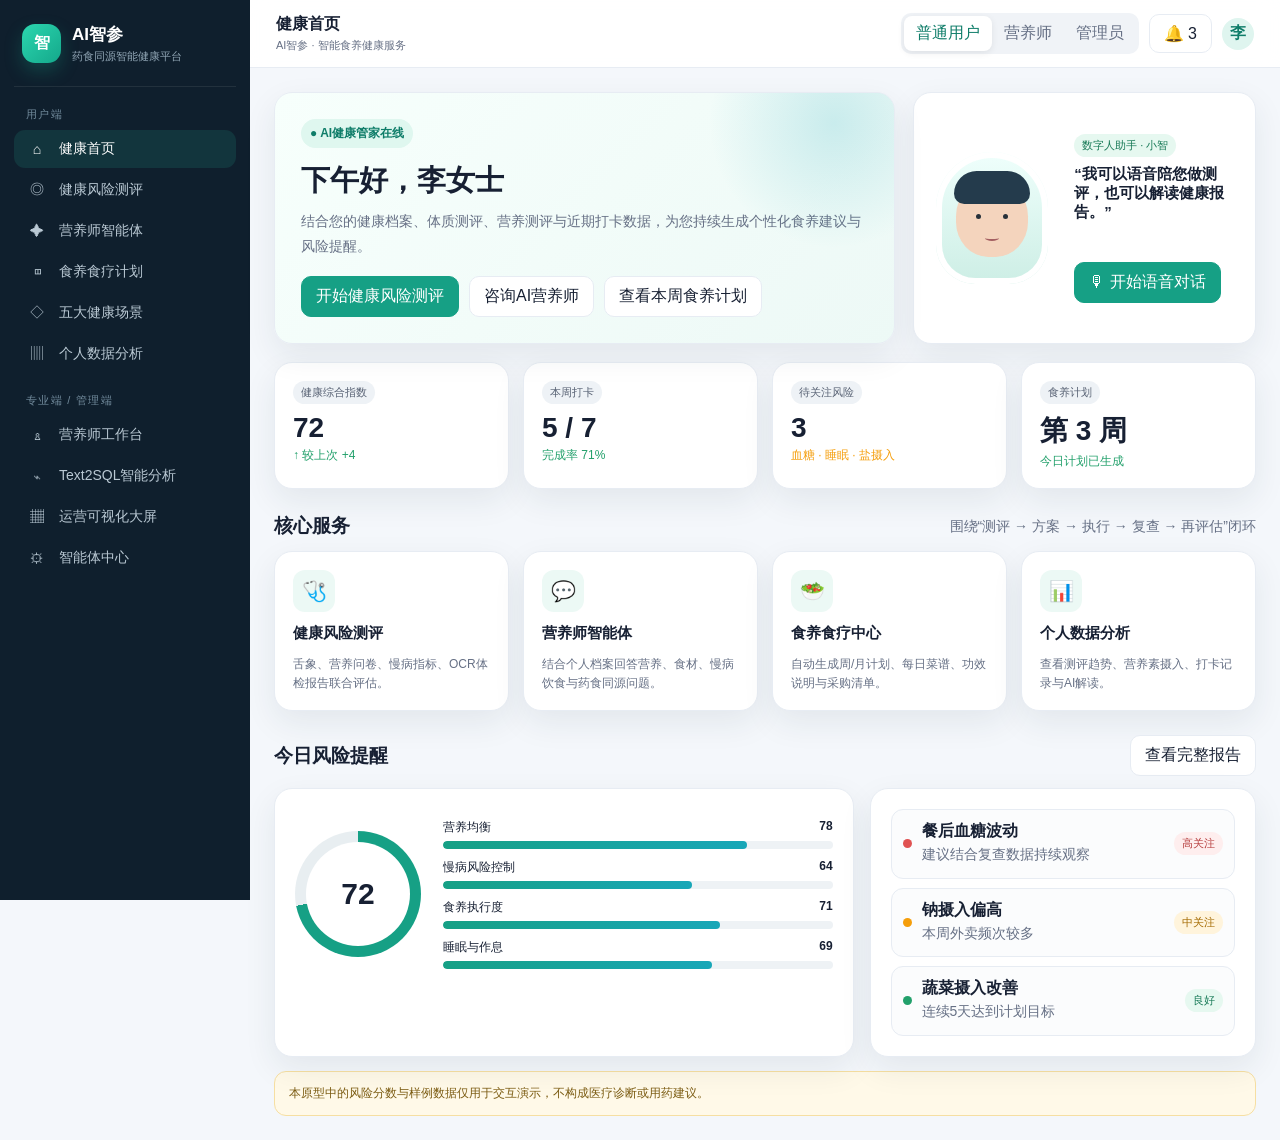
<file: prototype/index_v2.html>
<!DOCTYPE html>
<html lang="zh-CN">
<head>
<meta charset="UTF-8" />
<meta name="viewport" content="width=device-width, initial-scale=1.0" />
<title>AI智参（药食同源）平台 - 全量交互原型</title>
<style>
:root{
  --bg:#f4f7fb;--panel:#fff;--ink:#172033;--muted:#667085;--line:#e7ecf3;
  --brand:#16a085;--brand2:#0f7d69;--cyan:#18a7b8;--purple:#7c5ce7;--orange:#f59e0b;
  --red:#e05252;--green:#22a06b;--shadow:0 12px 32px rgba(31,45,61,.08);
}
*{box-sizing:border-box}
body{margin:0;background:var(--bg);color:var(--ink);font-family:Inter,"PingFang SC","Microsoft YaHei",Arial,sans-serif}
button,input,textarea,select{font:inherit}
button{cursor:pointer}
.app{min-height:100vh;display:grid;grid-template-columns:250px 1fr}
.sidebar{position:sticky;top:0;height:100vh;background:#0f1f2d;color:#dbe7ee;padding:20px 14px;overflow:auto}
.logo{display:flex;gap:11px;align-items:center;padding:3px 8px 22px;border-bottom:1px solid rgba(255,255,255,.08)}
.logo-mark{width:39px;height:39px;border-radius:13px;display:grid;place-items:center;background:linear-gradient(135deg,#2cd7af,#14a88b);color:white;font-weight:900;box-shadow:0 8px 18px rgba(22,160,133,.28)}
.logo b{display:block;color:#fff;font-size:17px}.logo small{font-size:11px;color:#91a6b5}
.nav-title{font-size:11px;color:#718a9b;margin:20px 12px 8px;text-transform:uppercase;letter-spacing:.12em}
.nav a{display:flex;align-items:center;gap:11px;text-decoration:none;color:#b9c8d3;padding:10px 12px;border-radius:11px;margin:3px 0;font-size:14px}
.nav a:hover,.nav a.active{background:rgba(42,213,173,.12);color:#fff}
.nav .ico{width:22px;text-align:center}
.main{min-width:0}
.topbar{height:68px;display:flex;align-items:center;justify-content:space-between;padding:0 26px;background:rgba(255,255,255,.92);backdrop-filter:blur(10px);border-bottom:1px solid var(--line);position:sticky;top:0;z-index:20}
.page-title{font-weight:800}.top-actions{display:flex;align-items:center;gap:10px}.role-switch{display:flex;background:#f0f3f7;border-radius:10px;padding:3px}
.role-switch button{border:0;background:transparent;padding:7px 12px;border-radius:8px;color:var(--muted)}
.role-switch button.active{background:#fff;color:var(--brand2);box-shadow:0 2px 7px rgba(0,0,0,.08)}
.avatar-mini{width:32px;height:32px;border-radius:50%;display:grid;place-items:center;background:#dff5ef;color:var(--brand2);font-weight:800}
.content{padding:24px;max-width:1540px;margin:auto}
.screen{display:none}.screen.active{display:block}
.hero{display:grid;grid-template-columns:1.45fr .8fr;gap:18px;margin-bottom:18px}
.card{background:var(--panel);border:1px solid var(--line);border-radius:18px;box-shadow:var(--shadow)}
.hero-main{padding:26px;position:relative;overflow:hidden;background:linear-gradient(135deg,#f7fffc,#edf9f6)}
.hero-main:after{content:"";position:absolute;width:260px;height:260px;border-radius:50%;right:-70px;top:-100px;background:radial-gradient(circle,rgba(24,167,184,.18),transparent 68%)}
.eyebrow{display:inline-flex;gap:7px;align-items:center;font-size:12px;color:var(--brand2);background:#dff7ef;padding:6px 9px;border-radius:999px;font-weight:700}
h1{font-size:29px;margin:13px 0 8px}h2{font-size:19px;margin:0}h3{font-size:15px;margin:0}
.desc{color:var(--muted);line-height:1.75;font-size:14px}
.hero-actions{display:flex;gap:10px;margin-top:18px;flex-wrap:wrap}
.btn{border:1px solid var(--line);background:#fff;color:var(--ink);padding:9px 14px;border-radius:10px}
.btn.primary{background:var(--brand);color:white;border-color:var(--brand)}.btn.dark{background:#162a39;color:white;border-color:#162a39}.btn.ghost{background:transparent}
.digital-human{padding:22px;display:grid;grid-template-columns:120px 1fr;gap:18px;align-items:center}
.dh-portrait{width:112px;height:132px;border-radius:60px 60px 42px 42px;background:linear-gradient(180deg,#effffc,#cdeee5);position:relative;display:grid;place-items:center;box-shadow:inset 0 0 0 6px white}
.dh-face{width:72px;height:78px;border-radius:48% 48% 45% 45%;background:#f4d4bd;position:relative}
.dh-face:before{content:"";position:absolute;width:76px;height:33px;background:#243b4c;border-radius:40px 40px 18px 18px;left:-2px;top:-8px}
.eye{position:absolute;top:35px;width:5px;height:5px;border-radius:50%;background:#27313a}.eye.l{left:20px}.eye.r{right:20px}
.mouth{position:absolute;left:29px;top:56px;width:14px;height:6px;border-bottom:2px solid #a45f61;border-radius:50%}
.wave{display:flex;gap:3px;align-items:center;height:24px;margin:8px 0}.wave i{display:block;width:3px;background:var(--brand);border-radius:3px;animation:wave 1.2s infinite ease-in-out}.wave i:nth-child(2){animation-delay:.1s}.wave i:nth-child(3){animation-delay:.2s}.wave i:nth-child(4){animation-delay:.3s}.wave i:nth-child(5){animation-delay:.4s}
@keyframes wave{0%,100%{height:5px}50%{height:22px}}
.grid4{display:grid;grid-template-columns:repeat(4,1fr);gap:14px}.grid3{display:grid;grid-template-columns:repeat(3,1fr);gap:14px}.grid2{display:grid;grid-template-columns:repeat(2,1fr);gap:14px}
.kpi{padding:18px}.kpi .num{font-size:28px;font-weight:900;margin:8px 0 3px}.kpi .trend{font-size:12px;color:var(--green)}
.section-head{display:flex;align-items:center;justify-content:space-between;margin:24px 0 12px}
.quick{padding:18px;transition:.2s}.quick:hover{transform:translateY(-2px);box-shadow:0 15px 35px rgba(31,45,61,.12)}.quick .qicon{width:42px;height:42px;border-radius:12px;display:grid;place-items:center;background:#ecf9f5;font-size:20px;margin-bottom:12px}.quick p{font-size:12px;color:var(--muted);line-height:1.55;margin-bottom:0}
.badge{display:inline-flex;padding:4px 8px;border-radius:999px;font-size:11px;background:#eef2f6;color:#586274}.badge.green{background:#e6f8f0;color:#187a57}.badge.red{background:#feeeee;color:#b63d3d}.badge.orange{background:#fff4dc;color:#a46a00}
.agent-card{padding:18px}.agent-top{display:flex;gap:12px;align-items:center}.agent-icon{width:44px;height:44px;border-radius:13px;display:grid;place-items:center;font-size:20px;background:#eef9f5}.agent-meta{margin-left:auto}.agent-card ul{padding-left:18px;color:var(--muted);font-size:12px;line-height:1.8;margin-bottom:0}
.layout{display:grid;grid-template-columns:1.2fr .8fr;gap:16px}.panel{padding:20px}
.health-score{display:flex;gap:22px;align-items:center}.ring{width:126px;height:126px;border-radius:50%;background:conic-gradient(var(--brand) 0 72%,#e8eef1 72%);display:grid;place-items:center;position:relative}.ring:after{content:"";position:absolute;inset:11px;background:#fff;border-radius:50%}.ring strong{z-index:1;font-size:30px}.metric-list{flex:1}.metric{margin:10px 0}.metric-head{display:flex;justify-content:space-between;font-size:12px;margin-bottom:5px}.bar{height:8px;background:#eef2f5;border-radius:10px;overflow:hidden}.bar span{display:block;height:100%;background:linear-gradient(90deg,var(--brand),var(--cyan));border-radius:10px}
.risk-list{display:grid;gap:9px}.risk-item{display:flex;align-items:center;gap:10px;padding:11px;border:1px solid var(--line);border-radius:12px;background:#fbfcfd}.risk-dot{width:9px;height:9px;border-radius:50%;background:var(--orange)}.risk-dot.high{background:var(--red)}.risk-dot.low{background:var(--green)}
.flow{display:flex;gap:8px;align-items:center;overflow:auto;padding-bottom:5px}.flow .step{min-width:124px;padding:12px;background:#f8fafc;border:1px solid var(--line);border-radius:12px;font-size:12px;text-align:center}.flow .arrow{color:#9ca9b5}
.chat-layout{display:grid;grid-template-columns:240px 1fr 330px;gap:14px;min-height:620px}.contacts,.chat,.advisor{background:#fff;border:1px solid var(--line);border-radius:16px;overflow:hidden}.box-head{padding:15px 16px;border-bottom:1px solid var(--line);font-weight:800}.contact{padding:12px 14px;display:flex;gap:10px;align-items:center;border-bottom:1px solid #f0f3f6}.contact.active{background:#effaf6}.bubble-wrap{padding:18px;height:475px;overflow:auto;background:#fbfcfd}.bubble{max-width:72%;padding:11px 13px;border-radius:14px;margin:9px 0;font-size:13px;line-height:1.6}.bubble.ai{background:#fff;border:1px solid var(--line)}.bubble.user{background:#dff5ed;margin-left:auto}.chat-input{padding:12px;border-top:1px solid var(--line);display:flex;gap:8px}.chat-input input{flex:1;border:1px solid var(--line);border-radius:10px;padding:10px}
.advisor .body{padding:14px}.context-card{padding:12px;background:#f8fafb;border-radius:12px;margin-bottom:10px;font-size:12px;line-height:1.6}.suggestion{padding:12px;border:1px solid #cdece2;background:#f4fdfa;border-radius:12px;font-size:12px;line-height:1.7}
.assessment{display:grid;grid-template-columns:320px 1fr;gap:16px}.assess-nav{padding:18px}.assess-stage{padding:18px}.stage-item{display:flex;gap:10px;padding:12px 0;border-bottom:1px solid var(--line);font-size:13px}.stage-no{width:25px;height:25px;border-radius:50%;display:grid;place-items:center;background:#edf2f6;font-size:11px}.stage-item.done .stage-no{background:#daf4eb;color:var(--brand2)}.stage-item.active .stage-no{background:var(--brand);color:#fff}
.upload{border:1.5px dashed #a6d8ca;border-radius:16px;padding:32px;text-align:center;background:#f8fffc}.upload .cam{font-size:42px}.form-grid{display:grid;grid-template-columns:repeat(2,1fr);gap:12px}.field label{font-size:12px;color:var(--muted);display:block;margin-bottom:6px}.field input,.field select,.field textarea{width:100%;border:1px solid var(--line);border-radius:10px;padding:10px;background:#fff}
.report-grid{display:grid;grid-template-columns:1fr 1fr;gap:12px}.report-box{padding:15px;border:1px solid var(--line);border-radius:13px;background:#fbfcfd}.report-box h4{font-size:13px;margin:0 0 8px}.tag{display:inline-flex;padding:5px 8px;border-radius:8px;background:#ecf8f4;color:var(--brand2);font-size:11px;margin:3px}
.calendar{display:grid;grid-template-columns:repeat(7,1fr);gap:8px}.day{border:1px solid var(--line);border-radius:12px;padding:9px;min-height:90px;background:#fff;font-size:11px}.day b{display:block;margin-bottom:8px}.food{padding:5px 6px;background:#eef8f5;border-radius:7px;margin:4px 0}
.scene-cards{display:grid;grid-template-columns:repeat(5,1fr);gap:12px}.scene{padding:17px}.scene .icon{font-size:26px;margin-bottom:10px}.scene p{font-size:12px;color:var(--muted);line-height:1.6}
.table-wrap{overflow:auto}.table{width:100%;border-collapse:collapse;font-size:12px}.table th,.table td{padding:11px 12px;text-align:left;border-bottom:1px solid var(--line);white-space:nowrap}.table th{color:#667085;background:#f8fafc}
.chart{height:230px;display:flex;align-items:end;gap:14px;padding:24px 16px 10px;border-bottom:1px solid var(--line)}.chart .col{flex:1;background:linear-gradient(180deg,#5bcfb2,#16a085);border-radius:8px 8px 2px 2px;min-width:30px;position:relative}.chart .col span{position:absolute;bottom:-26px;width:100%;text-align:center;font-size:10px;color:var(--muted)}
.text2sql{display:grid;grid-template-columns:260px 1fr;gap:14px}.query-list{padding:14px}.query-item{padding:12px;border-bottom:1px solid var(--line);font-size:12px}.query-item.active{background:#f0faf7;border-radius:10px}.query-main{padding:18px}.query-box{display:flex;gap:8px}.query-box input{flex:1;border:1px solid var(--line);padding:12px;border-radius:10px}.sql{margin-top:12px;background:#132431;color:#bce7db;padding:13px;border-radius:11px;font-family:Consolas,monospace;font-size:11px;white-space:pre-wrap}.result3{display:grid;grid-template-columns:1fr 1fr 1fr;gap:12px;margin-top:14px}.mini-panel{border:1px solid var(--line);border-radius:13px;padding:13px;min-width:0}.mini-chart{height:160px;display:flex;align-items:end;gap:7px}.mini-chart i{flex:1;background:#82d5c0;border-radius:6px 6px 1px 1px}
.dashboard-builder{display:grid;grid-template-columns:210px 1fr 250px;gap:12px}.component-lib,.properties{padding:14px}.component{padding:10px;border:1px solid var(--line);border-radius:10px;margin:8px 0;font-size:12px;background:#fff}.canvas{padding:14px;min-height:540px;background:#0d1722;border-radius:16px;color:#eaf3f8;display:grid;grid-template-columns:repeat(12,1fr);grid-auto-rows:120px;gap:10px}.widget{background:#142433;border:1px solid #244052;border-radius:12px;padding:13px;overflow:hidden}.widget.k1{grid-column:span 3}.widget.k2{grid-column:span 3}.widget.k3{grid-column:span 3}.widget.k4{grid-column:span 3}.widget.wide{grid-column:span 8;grid-row:span 2}.widget.side{grid-column:span 4;grid-row:span 2}.widget strong{font-size:26px}.prop{margin:12px 0}.prop label{font-size:11px;color:var(--muted)}.prop select,.prop input{width:100%;margin-top:5px;border:1px solid var(--line);border-radius:8px;padding:8px}
.toast{position:fixed;right:24px;bottom:24px;background:#152631;color:#fff;padding:12px 16px;border-radius:11px;box-shadow:var(--shadow);display:none;z-index:50;font-size:13px}
.modal{position:fixed;inset:0;background:rgba(10,20,30,.44);display:none;place-items:center;z-index:60;padding:20px}.modal.open{display:grid}.modal-card{background:#fff;border-radius:18px;max-width:720px;width:100%;padding:22px;box-shadow:0 30px 80px rgba(0,0,0,.25)}.modal-head{display:flex;justify-content:space-between;align-items:center}.close{border:0;background:#f1f4f6;border-radius:9px;width:32px;height:32px}
.note{padding:12px 14px;background:#fff9e8;border:1px solid #f6dfa2;border-radius:12px;font-size:12px;color:#7b5b11;line-height:1.6}
@media(max-width:1100px){.app{grid-template-columns:76px 1fr}.sidebar{padding:18px 8px}.logo div:last-child,.nav-title,.nav a span:not(.ico){display:none}.nav a{justify-content:center}.hero,.layout,.assessment,.text2sql{grid-template-columns:1fr}.grid4{grid-template-columns:repeat(2,1fr)}.grid3{grid-template-columns:1fr 1fr}.scene-cards{grid-template-columns:repeat(2,1fr)}.chat-layout{grid-template-columns:1fr}.contacts,.advisor{display:none}.result3{grid-template-columns:1fr}.dashboard-builder{grid-template-columns:1fr}.component-lib,.properties{display:none}}
@media(max-width:680px){.content{padding:14px}.topbar{padding:0 14px}.grid4,.grid3,.grid2,.form-grid,.report-grid{grid-template-columns:1fr}.hero{grid-template-columns:1fr}.digital-human{grid-template-columns:90px 1fr}.dh-portrait{width:84px;height:105px}.scene-cards{grid-template-columns:1fr}.role-switch{display:none}}
</style>
</head>
<body>
<div class="app">
  <aside class="sidebar">
    <div class="logo"><div class="logo-mark">智</div><div><b>AI智参</b><small>药食同源智能健康平台</small></div></div>
    <div class="nav-title">用户端</div>
    <nav class="nav">
      <a class="active" data-screen="home"><span class="ico">⌂</span><span>健康首页</span></a>
      <a data-screen="assessment"><span class="ico">◎</span><span>健康风险测评</span></a>
      <a data-screen="nutrition"><span class="ico">✦</span><span>营养师智能体</span></a>
      <a data-screen="diet"><span class="ico">◫</span><span>食养食疗计划</span></a>
      <a data-screen="scenes"><span class="ico">◇</span><span>五大健康场景</span></a>
      <a data-screen="data"><span class="ico">▥</span><span>个人数据分析</span></a>
    </nav>
    <div class="nav-title">专业端 / 管理端</div>
    <nav class="nav">
      <a data-screen="dietitian"><span class="ico">♙</span><span>营养师工作台</span></a>
      <a data-screen="analytics"><span class="ico">⌁</span><span>Text2SQL智能分析</span></a>
      <a data-screen="admin"><span class="ico">▦</span><span>运营可视化大屏</span></a>
      <a data-screen="agents"><span class="ico">⚙</span><span>智能体中心</span></a>
    </nav>
  </aside>

  <main class="main">
    <header class="topbar">
      <div><div class="page-title" id="pageTitle">健康首页</div><div style="font-size:11px;color:var(--muted);margin-top:3px">AI智参 · 智能食养健康服务</div></div>
      <div class="top-actions">
        <div class="role-switch">
          <button class="active">普通用户</button><button>营养师</button><button>管理员</button>
        </div>
        <button class="btn" onclick="toast('已打开消息中心')">🔔 3</button>
        <div class="avatar-mini">李</div>
      </div>
    </header>

    <div class="content">
      <section class="screen active" id="home">
        <div class="hero">
          <div class="card hero-main">
            <span class="eyebrow">● AI健康管家在线</span>
            <h1>下午好，李女士</h1>
            <div class="desc">结合您的健康档案、体质测评、营养测评与近期打卡数据，为您持续生成个性化食养建议与风险提醒。</div>
            <div class="hero-actions">
              <button class="btn primary" onclick="go('assessment')">开始健康风险测评</button>
              <button class="btn" onclick="go('nutrition')">咨询AI营养师</button>
              <button class="btn" onclick="go('diet')">查看本周食养计划</button>
            </div>
          </div>
          <div class="card digital-human">
            <div class="dh-portrait"><div class="dh-face"><i class="eye l"></i><i class="eye r"></i><i class="mouth"></i></div></div>
            <div>
              <span class="badge green">数字人助手 · 小智</span>
              <h3 style="margin-top:8px">“我可以语音陪您做测评，也可以解读健康报告。”</h3>
              <div class="wave"><i></i><i></i><i></i><i></i><i></i></div>
              <button class="btn primary" onclick="openDigitalHuman()">🎙 开始语音对话</button>
            </div>
          </div>
        </div>

        <div class="grid4">
          <div class="card kpi"><span class="badge">健康综合指数</span><div class="num">72</div><div class="trend">↑ 较上次 +4</div></div>
          <div class="card kpi"><span class="badge">本周打卡</span><div class="num">5 / 7</div><div class="trend">完成率 71%</div></div>
          <div class="card kpi"><span class="badge">待关注风险</span><div class="num">3</div><div style="font-size:12px;color:var(--orange)">血糖 · 睡眠 · 盐摄入</div></div>
          <div class="card kpi"><span class="badge">食养计划</span><div class="num">第 3 周</div><div class="trend">今日计划已生成</div></div>
        </div>

        <div class="section-head"><h2>核心服务</h2><span class="desc">围绕“测评 → 方案 → 执行 → 复查 → 再评估”闭环</span></div>
        <div class="grid4">
          <div class="card quick" onclick="go('assessment')"><div class="qicon">🩺</div><h3>健康风险测评</h3><p>舌象、营养问卷、慢病指标、OCR体检报告联合评估。</p></div>
          <div class="card quick" onclick="go('nutrition')"><div class="qicon">💬</div><h3>营养师智能体</h3><p>结合个人档案回答营养、食材、慢病饮食与药食同源问题。</p></div>
          <div class="card quick" onclick="go('diet')"><div class="qicon">🥗</div><h3>食养食疗中心</h3><p>自动生成周/月计划、每日菜谱、功效说明与采购清单。</p></div>
          <div class="card quick" onclick="go('data')"><div class="qicon">📊</div><h3>个人数据分析</h3><p>查看测评趋势、营养素摄入、打卡记录与AI解读。</p></div>
        </div>

        <div class="section-head"><h2>今日风险提醒</h2><button class="btn" onclick="go('assessment')">查看完整报告</button></div>
        <div class="layout">
          <div class="card panel">
            <div class="health-score">
              <div class="ring"><strong>72</strong></div>
              <div class="metric-list">
                <div class="metric"><div class="metric-head"><span>营养均衡</span><b>78</b></div><div class="bar"><span style="width:78%"></span></div></div>
                <div class="metric"><div class="metric-head"><span>慢病风险控制</span><b>64</b></div><div class="bar"><span style="width:64%"></span></div></div>
                <div class="metric"><div class="metric-head"><span>食养执行度</span><b>71</b></div><div class="bar"><span style="width:71%"></span></div></div>
                <div class="metric"><div class="metric-head"><span>睡眠与作息</span><b>69</b></div><div class="bar"><span style="width:69%"></span></div></div>
              </div>
            </div>
          </div>
          <div class="card panel">
            <div class="risk-list">
              <div class="risk-item"><i class="risk-dot high"></i><div><b>餐后血糖波动</b><div class="desc">建议结合复查数据持续观察</div></div><span class="badge red" style="margin-left:auto">高关注</span></div>
              <div class="risk-item"><i class="risk-dot"></i><div><b>钠摄入偏高</b><div class="desc">本周外卖频次较多</div></div><span class="badge orange" style="margin-left:auto">中关注</span></div>
              <div class="risk-item"><i class="risk-dot low"></i><div><b>蔬菜摄入改善</b><div class="desc">连续5天达到计划目标</div></div><span class="badge green" style="margin-left:auto">良好</span></div>
            </div>
          </div>
        </div>
        <div class="note" style="margin-top:14px">本原型中的风险分数与样例数据仅用于交互演示，不构成医疗诊断或用药建议。</div>
      </section>

      <section class="screen" id="assessment">
        <div class="section-head"><div><h2>健康风险测评智能体</h2><div class="desc">舌象体质 + 营养问卷 + 慢病指标 + OCR体检报告</div></div><span class="badge green">健康测评智能体 · 在线</span></div>
        <div class="assessment">
          <div class="card assess-nav">
            <h3>测评流程</h3>
            <div class="stage-item done"><span class="stage-no">✓</span><div><b>基础健康档案</b><div class="desc">年龄 / 身高 / 体重 / 病史</div></div></div>
            <div class="stage-item active"><span class="stage-no">2</span><div><b>舌象体质测评</b><div class="desc">AI识别体质特征</div></div></div>
            <div class="stage-item"><span class="stage-no">3</span><div><b>营养风险问卷</b><div class="desc">动态权重评分</div></div></div>
            <div class="stage-item"><span class="stage-no">4</span><div><b>OCR报告解析</b><div class="desc">提取体检指标异常项</div></div></div>
            <div class="stage-item"><span class="stage-no">5</span><div><b>AI综合报告</b><div class="desc">风险 + 食养调理方向</div></div></div>
            <button class="btn primary" style="width:100%;margin-top:18px" onclick="generateReport()">生成综合测评报告</button>
          </div>
          <div class="card assess-stage">
            <div style="display:flex;justify-content:space-between;align-items:center"><div><span class="badge">步骤 2 / 5</span><h2 style="margin-top:8px">上传舌象图片</h2></div><button class="btn" onclick="toast('已打开历史测评记录')">历史测评</button></div>
            <p class="desc">请在自然光环境下拍摄清晰舌象，系统将调用健康测评智能体进行体质特征识别。</p>
            <div class="upload" onclick="simulateUpload()"><div class="cam">📷</div><b id="uploadText">点击拍照或从相册选择</b><div class="desc">支持 JPG / PNG，建议正面、清晰、无遮挡</div><div style="margin-top:12px"><button class="btn primary">拍照</button> <button class="btn">相册选择</button></div></div>
            <div class="section-head"><h3>补充信息</h3><span class="badge">自动写入健康档案</span></div>
            <div class="form-grid">
              <div class="field"><label>年龄</label><input value="38"></div>
              <div class="field"><label>近期睡眠</label><select><option>一般（6-7小时）</option><option>较好</option><option>较差</option></select></div>
              <div class="field"><label>慢病情况</label><select><option>血糖偏高</option><option>高血压</option><option>无</option></select></div>
              <div class="field"><label>饮食偏好</label><input value="清淡，偶尔外卖"></div>
              <div class="field" style="grid-column:1/-1"><label>食物过敏 / 忌口</label><textarea rows="2">海鲜轻度过敏</textarea></div>
            </div>
            <div class="hero-actions"><button class="btn primary" onclick="simulateAssess()">提交并进行AI分析</button><button class="btn">保存稍后继续</button></div>
            <div id="assessResult" style="display:none;margin-top:18px">
              <div class="report-grid">
                <div class="report-box"><h4>体质倾向</h4><b style="font-size:22px">痰湿倾向</b><div class="desc">结合舌象与问卷信息综合识别</div></div>
                <div class="report-box"><h4>风险等级</h4><span class="badge orange">中度关注</span><div class="desc">建议结合体检数据继续观察</div></div>
                <div class="report-box"><h4>调理方向</h4><span class="tag">控糖</span><span class="tag">少盐</span><span class="tag">增加膳食纤维</span></div>
                <div class="report-box"><h4>建议下一步</h4><button class="btn primary" onclick="go('diet')">生成食养计划</button></div>
              </div>
            </div>
          </div>
        </div>
        <div class="section-head"><h2>智能体处理链路</h2></div>
        <div class="card panel"><div class="flow"><div class="step">舌象/问卷/OCR输入</div><div class="arrow">→</div><div class="step">健康档案上下文</div><div class="arrow">→</div><div class="step">健康测评智能体</div><div class="arrow">→</div><div class="step">营养测评小模型</div><div class="arrow">→</div><div class="step">健康风险小模型</div><div class="arrow">→</div><div class="step">综合报告</div><div class="arrow">→</div><div class="step">食养计划</div></div></div>
      </section>

      <section class="screen" id="nutrition">
        <div class="section-head"><div><h2>营养师智能体</h2><div class="desc">结合用户健康档案、膳食指南与药食同源知识库进行个性化咨询</div></div><div><span class="badge green">AI咨询</span> <span class="badge">可切人工营养师</span></div></div>
        <div class="chat-layout">
          <div class="contacts">
            <div class="box-head">咨询记录</div>
            <div class="contact active"><div class="avatar-mini">AI</div><div><b>AI营养师</b><div class="desc">当前会话</div></div></div>
            <div class="contact"><div class="avatar-mini">王</div><div><b>王营养师</b><div class="desc">昨天 · 孕期营养</div></div></div>
            <div class="contact"><div class="avatar-mini">刘</div><div><b>刘营养师</b><div class="desc">08/18 · 控糖饮食</div></div></div>
          </div>
          <div class="chat">
            <div class="box-head" style="display:flex;justify-content:space-between"><span>AI智能咨询</span><button class="btn" onclick="toast('已切换至人工营养师咨询模式')">切换人工咨询</button></div>
            <div class="bubble-wrap" id="chatBox">
              <div class="bubble ai"><b>AI营养师：</b><br>您好，我已读取您的近期测评结果与食养记录。您今天想咨询饮食、食材、慢病饮食还是药食同源调理方向？</div>
              <div class="bubble user">我最近午餐经常点外卖，怎么吃更适合控糖？</div>
              <div class="bubble ai"><b>AI营养师：</b><br>从您当前档案看，建议优先选择“高纤维主食 + 足量蔬菜 + 适量优质蛋白”的组合，少选勾芡、糖醋、甜饮和大份精制主食。点单时可以备注少油、少盐、酱汁分装。<br><br><span class="badge">引用：近期营养测评</span> <span class="badge">引用：个人饮食偏好</span></div>
            </div>
            <div class="chat-input"><button class="btn" onclick="toast('可上传菜品/病历图片')">＋</button><button class="btn" onclick="openDigitalHuman()">🎙</button><input id="chatInput" placeholder="输入营养、食材、食疗问题..."><button class="btn primary" onclick="sendChat()">发送</button></div>
          </div>
          <div class="advisor">
            <div class="box-head">当前健康上下文</div>
            <div class="body">
              <div class="context-card"><b>体质测评</b><br>痰湿倾向 · 中度关注</div>
              <div class="context-card"><b>重点风险</b><br>餐后血糖波动、钠摄入偏高</div>
              <div class="context-card"><b>过敏 / 忌口</b><br>海鲜轻度过敏</div>
              <div class="suggestion"><b>AI建议方向</b><br>① 控糖点餐策略<br>② 外卖低钠选择<br>③ 增加蔬菜及全谷物<br>④ 如涉及诊断、用药问题，转执业医师</div>
              <button class="btn primary" style="width:100%;margin-top:12px" onclick="go('diet')">基于本次咨询生成食养计划</button>
            </div>
          </div>
        </div>
        <div class="note" style="margin-top:14px">营养师智能体用于营养与食养辅助，不提供医疗诊断、处方或用药建议；相关问题应由执业医师处理。</div>
      </section>

      <section class="screen" id="diet">
        <div class="section-head"><div><h2>食养食疗计划</h2><div class="desc">健康档案 + 体质测评 + 营养测评 + 慢病 + 过敏忌口 + 季节时令</div></div><div><button class="btn">月计划</button> <button class="btn primary">周计划</button></div></div>
        <div class="grid3">
          <div class="card kpi"><span class="badge">本周执行率</span><div class="num">71%</div><div class="trend">5天已打卡</div></div>
          <div class="card kpi"><span class="badge">推荐能量范围</span><div class="num">1650</div><div class="desc">kcal / 日（原型示意）</div></div>
          <div class="card kpi"><span class="badge">采购清单</span><div class="num">18项</div><button class="btn" onclick="toast('已生成食材采购清单')">生成采购清单</button></div>
        </div>
        <div class="section-head"><h2>本周健康饮食日历</h2><button class="btn primary" onclick="toast('今日已完成打卡')">今日打卡</button></div>
        <div class="card panel">
          <div class="calendar">
            <div class="day"><b>周一</b><div class="food">燕麦鸡蛋</div><div class="food">杂粮饭+鸡胸</div><div class="food">冬瓜菌菇汤</div></div>
            <div class="day"><b>周二</b><div class="food">山药小米粥</div><div class="food">藜麦牛肉</div><div class="food">芹菜豆腐</div></div>
            <div class="day"><b>周三</b><div class="food">全麦三明治</div><div class="food">糙米鱼香茄子</div><div class="food">莲藕排骨汤</div></div>
            <div class="day" style="border-color:#54c9ad"><b>周四 · 今天</b><div class="food">玉米鸡蛋</div><div class="food">荞麦面+时蔬</div><div class="food">冬瓜薏米汤</div></div>
            <div class="day"><b>周五</b><div class="food">豆浆全麦包</div><div class="food">杂粮饭+牛肉</div><div class="food">菌菇豆腐汤</div></div>
            <div class="day"><b>周六</b><div class="food">南瓜燕麦</div><div class="food">家庭健康餐</div><div class="food">清蒸鱼</div></div>
            <div class="day"><b>周日</b><div class="food">红豆小米粥</div><div class="food">轻食套餐</div><div class="food">山药炖鸡</div></div>
          </div>
        </div>
        <div class="section-head"><h2>今日菜品详情</h2></div>
        <div class="grid3">
          <div class="card quick"><div class="qicon">🌽</div><h3>玉米鸡蛋早餐</h3><p>营养重点：优质蛋白 + 粗粮。<br>食养方向：控制精制碳水比例。</p></div>
          <div class="card quick"><div class="qicon">🍜</div><h3>荞麦面 + 时蔬</h3><p>营养重点：增加膳食纤维。<br>点餐建议：少酱、少盐。</p></div>
          <div class="card quick"><div class="qicon">🥣</div><h3>冬瓜薏米汤</h3><p>药食同源说明与禁忌人群可展开查看，内容应由知识库与专业审核规则约束。</p></div>
        </div>
      </section>

      <section class="screen" id="scenes">
        <div class="section-head"><div><h2>五大健康业务场景</h2><div class="desc">覆盖家庭、慢病、社交宴请、妇幼与旅行真实生活环境</div></div></div>
        <div class="scene-cards">
          <div class="card scene"><div class="icon">🏠</div><h3>健康饮食管家</h3><p>家庭食养、团队食养、外卖智订、健康饮品，支持多成员统一规划。</p><button class="btn">进入</button></div>
          <div class="card scene"><div class="icon">❤️</div><h3>慢病管理专家</h3><p>慢病分类档案、风险阈值、禁忌提醒、周期食养方案与打卡跟踪。</p><button class="btn">进入</button></div>
          <div class="card scene"><div class="icon">🍽️</div><h3>社交宴请助手</h3><p>录入宾客慢病、过敏和体质，智能荐菜并标识风险，支持协同编辑。</p><button class="btn" onclick="toast('已创建健康宴请菜单草稿')">新建宴请</button></div>
          <div class="card scene"><div class="icon">👶</div><h3>妇幼健康守护</h3><p>孕期、产后、婴幼儿专项测评与分阶段饮食指导，纳入家庭计划。</p><button class="btn">进入</button></div>
          <div class="card scene"><div class="icon">🧳</div><h3>旅行美食智荐</h3><p>出行前健康评估、目的地健康餐厅/美食推荐与途中饮食提醒。</p><button class="btn">规划旅行</button></div>
        </div>
        <div class="section-head"><h2>场景联动流程</h2></div>
        <div class="card panel"><div class="flow"><div class="step">健康档案</div><div class="arrow">→</div><div class="step">场景条件</div><div class="arrow">→</div><div class="step">智能荐菜智能体</div><div class="arrow">→</div><div class="step">营养/过敏校验</div><div class="arrow">→</div><div class="step">菜单/食谱</div><div class="arrow">→</div><div class="step">采购/下单</div><div class="arrow">→</div><div class="step">打卡跟踪</div></div></div>
      </section>

      <section class="screen" id="data">
        <div class="section-head"><div><h2>个人健康数据分析</h2><div class="desc">测评、打卡、食疗记录统一分析，并由AI生成自然语言解读</div></div><button class="btn primary" onclick="toast('个人智能报告已生成')">生成个人智能报告</button></div>
        <div class="layout">
          <div class="card panel">
            <h3>近12周健康评分趋势</h3>
            <div class="chart">
              <div class="col" style="height:42%"><span>W1</span></div><div class="col" style="height:48%"><span>W2</span></div><div class="col" style="height:55%"><span>W3</span></div><div class="col" style="height:51%"><span>W4</span></div><div class="col" style="height:60%"><span>W5</span></div><div class="col" style="height:64%"><span>W6</span></div><div class="col" style="height:66%"><span>W7</span></div><div class="col" style="height:70%"><span>W8</span></div><div class="col" style="height:68%"><span>W9</span></div><div class="col" style="height:74%"><span>W10</span></div><div class="col" style="height:78%"><span>W11</span></div><div class="col" style="height:82%"><span>W12</span></div>
            </div>
          </div>
          <div class="card panel"><h3>AI解读</h3><p class="desc">过去12周综合评分整体上升，食养执行度改善明显。当前仍需重点关注餐后血糖波动与钠摄入，建议结合下一次体检报告继续评估。</p><div class="suggestion"><b>建议</b><br>保持本周蔬菜与全谷物摄入；外卖优先选择少酱少盐；持续完成餐后记录。</div></div>
        </div>
      </section>

      <section class="screen" id="dietitian">
        <div class="section-head"><div><h2>营养师专业工作台</h2><div class="desc">客户管理 · 测评报告 · 咨询接待 · AI辅助建议 · 客户统计</div></div><span class="badge">仅展示本人管辖客户</span></div>
        <div class="grid4">
          <div class="card kpi"><span class="badge">管辖客户</span><div class="num">128</div></div>
          <div class="card kpi"><span class="badge">高风险待跟进</span><div class="num">12</div></div>
          <div class="card kpi"><span class="badge">今日咨询</span><div class="num">16</div></div>
          <div class="card kpi"><span class="badge">满意度</span><div class="num">96%</div></div>
        </div>
        <div class="section-head"><h2>重点客户</h2><button class="btn">导出客户报表</button></div>
        <div class="card table-wrap">
          <table class="table"><thead><tr><th>客户</th><th>标签</th><th>最新测评</th><th>风险</th><th>食养执行率</th><th>最近咨询</th><th>操作</th></tr></thead><tbody>
            <tr><td>李女士</td><td>控糖 · 痰湿</td><td>72 / 待改善</td><td><span class="badge red">高</span></td><td>71%</td><td>今天</td><td><button class="btn" onclick="go('nutrition')">进入咨询</button></td></tr>
            <tr><td>张先生</td><td>高血压</td><td>80 / 良好</td><td><span class="badge orange">中</span></td><td>83%</td><td>昨天</td><td><button class="btn">查看档案</button></td></tr>
            <tr><td>王女士</td><td>孕期营养</td><td>86 / 良好</td><td><span class="badge green">低</span></td><td>92%</td><td>08/18</td><td><button class="btn">查看档案</button></td></tr>
          </tbody></table>
        </div>
      </section>

      <section class="screen" id="analytics">
        <div class="section-head"><div><h2>数据分析智能体 · Vanna.ai Text2SQL</h2><div class="desc">自然语言查询 → 权限过滤 → 安全SELECT → 数据集 → AI图表 → 业务解读 → 智能报告</div></div><span class="badge green">行级权限已启用</span></div>
        <div class="text2sql">
          <div class="card query-list">
            <h3>历史提问</h3>
            <div class="query-item active">统计我管理客户中糖尿病用户测评等级分布</div>
            <div class="query-item">近30天高风险客户打卡完成率</div>
            <div class="query-item">本月咨询满意度趋势</div>
            <div class="query-item">各测评模板使用次数</div>
          </div>
          <div class="card query-main">
            <div class="query-box"><input id="queryInput" value="统计我管理客户中糖尿病用户测评等级分布"><button class="btn primary" onclick="runQuery()">执行查询</button><button class="btn">🎙</button></div>
            <div class="sql" id="sqlBox">SELECT assessment_level, COUNT(*) AS cnt
FROM assessment_result
WHERE dietitian_id = :current_dietitian
  AND chronic_tag = '糖尿病'
GROUP BY assessment_level;</div>
            <div class="result3">
              <div class="mini-panel"><h3>原始数据集</h3><table class="table"><tr><th>等级</th><th>人数</th></tr><tr><td>优秀</td><td>12</td></tr><tr><td>良好</td><td>36</td></tr><tr><td>待改善</td><td>24</td></tr></table></div>
              <div class="mini-panel"><h3>AI图表</h3><div class="mini-chart"><i style="height:33%"></i><i style="height:100%"></i><i style="height:67%"></i></div><div class="desc">柱状图 · 可切换饼图 / 雷达图</div></div>
              <div class="mini-panel"><h3>大模型业务解读</h3><p class="desc">当前管辖的糖尿病客户中，“良好”占比最高；仍有约三分之一处于待改善区间，可结合打卡率与近期咨询记录筛选重点跟进人群。</p></div>
            </div>
            <div class="hero-actions"><button class="btn primary" onclick="toast('智能报告已生成，可选择PDF/Word/Excel/Markdown导出')">生成智能报告</button><button class="btn">下载图表</button><button class="btn">导出Excel</button></div>
          </div>
        </div>
      </section>

      <section class="screen" id="admin">
        <div class="section-head"><div><h2>管理员 · 可视化运营大屏配置</h2><div class="desc">报告组件拖拽组装、自动刷新、异常高亮、全屏投屏</div></div><div><button class="btn">保存方案</button> <button class="btn primary" onclick="toast('已进入全屏预览模式（原型示意）')">全屏预览</button></div></div>
        <div class="dashboard-builder">
          <div class="card component-lib"><h3>组件库</h3><div class="component">＋ 指标卡片</div><div class="component">＋ 柱状图</div><div class="component">＋ 折线图</div><div class="component">＋ 饼图</div><div class="component">＋ 雷达图</div><div class="component">＋ AI分析文本</div></div>
          <div class="canvas">
            <div class="widget k1"><div class="desc">DAU</div><strong>18,642</strong><div style="color:#6ee1be">↑ 8.4%</div></div>
            <div class="widget k2"><div class="desc">MAU</div><strong>86,120</strong></div>
            <div class="widget k3"><div class="desc">本月测评</div><strong>12,538</strong></div>
            <div class="widget k4"><div class="desc">智能咨询占比</div><strong>68%</strong></div>
            <div class="widget wide"><h3>各业务场景使用趋势</h3><div class="mini-chart" style="height:170px"><i style="height:50%"></i><i style="height:64%"></i><i style="height:78%"></i><i style="height:56%"></i><i style="height:86%"></i><i style="height:73%"></i><i style="height:92%"></i></div></div>
            <div class="widget side"><h3>AI运营洞察</h3><p style="font-size:12px;line-height:1.7;color:#a9bfcc">本周体质测评使用量提升明显；慢病场景活跃度增长。某测评模板使用率连续下降，可进一步查看来源渠道和完成人群。</p><span class="badge red">1项异常指标</span></div>
          </div>
          <div class="card properties"><h3>大屏设置</h3><div class="prop"><label>刷新周期</label><select><option>5分钟</option><option>15分钟</option><option>30分钟</option></select></div><div class="prop"><label>主题</label><select><option>深色运营大屏</option><option>浅色简洁</option></select></div><div class="prop"><label>异常高亮</label><select><option>启用</option><option>关闭</option></select></div><div class="prop"><label>大屏名称</label><input value="平台日常运营大屏"></div><button class="btn" style="width:100%">导出截图 PNG</button></div>
        </div>
      </section>

      <section class="screen" id="agents">
        <div class="section-head"><div><h2>智能体中心</h2><div class="desc">大模型底座 + 主智能体调度 + 6 大子智能体 + 垂直小模型 + RAG知识库 + OCR + Text2SQL</div></div><button class="btn">智能体运行监控</button></div>
        <div class="grid3">
          <div class="card agent-card"><div class="agent-top"><div class="agent-icon">🧭</div><div><h3>智参主智能体</h3><span class="badge green">运行中</span></div></div><ul><li>识别需求意图</li><li>规划执行链路</li><li>分派六个子智能体并汇总结果</li></ul></div>
          <div class="card agent-card"><div class="agent-top"><div class="agent-icon">🩺</div><div><h3>健康测评智能体</h3><span class="badge green">运行中</span></div></div><ul><li>舌象体质测评</li><li>营养问卷测评</li><li>慢病指标分析</li><li>OCR病历/体检报告解析</li><li>健康风险预警</li></ul></div>
          <div class="card agent-card"><div class="agent-top"><div class="agent-icon">🥢</div><div><h3>智能荐菜智能体</h3><span class="badge green">运行中</span></div></div><ul><li>体质 / 慢病 / 过敏综合匹配</li><li>家庭、宴请、团队菜单生成</li><li>预算与人数约束</li></ul></div>
          <div class="card agent-card"><div class="agent-top"><div class="agent-icon">🌿</div><div><h3>食养食疗智能体</h3><span class="badge green">运行中</span></div></div><ul><li>周期食养食疗计划</li><li>药食同源知识融合</li><li>每日菜谱与采购清单</li></ul></div>
          <div class="card agent-card"><div class="agent-top"><div class="agent-icon">🔔</div><div><h3>健康管家智能体</h3><span class="badge green">运行中</span></div></div><ul><li>健康风险提醒</li><li>用餐 / 打卡提醒</li><li>健康饮品推荐</li></ul></div>
          <div class="card agent-card"><div class="agent-top"><div class="agent-icon">💬</div><div><h3>营养师智能体</h3><span class="badge green">运行中</span></div></div><ul><li>用户营养问答</li><li>读取健康档案上下文</li><li>辅助人工营养师咨询</li><li>引导用户继续测评</li></ul></div>
          <div class="card agent-card"><div class="agent-top"><div class="agent-icon">📊</div><div><h3>数据分析智能体</h3><span class="badge green">运行中</span></div></div><ul><li>Vanna.ai Text2SQL</li><li>角色级行权限过滤</li><li>图表 / AI解读 / 智能报告</li><li>可视化大屏</li></ul></div>
        </div>
      </section>
    </div>
  </main>
</div>

<div class="toast" id="toast"></div>
<div class="modal" id="dhModal">
  <div class="modal-card">
    <div class="modal-head"><div><span class="badge green">数字人助手 · 小智</span><h2 style="margin-top:8px">语音健康助手</h2></div><button class="close" onclick="closeDigitalHuman()">×</button></div>
    <div style="display:grid;grid-template-columns:150px 1fr;gap:22px;align-items:center;margin-top:18px">
      <div class="dh-portrait" style="width:140px;height:170px"><div class="dh-face"><i class="eye l"></i><i class="eye r"></i><i class="mouth"></i></div></div>
      <div>
        <div class="suggestion"><b>小智：</b><br>您好，我可以陪您完成健康测评、解读报告，也可以把您的问题转给营养师智能体。您可以直接说：“帮我做一个健康风险测评”。</div>
        <div class="wave" style="height:50px"><i></i><i></i><i></i><i></i><i></i></div>
        <div class="hero-actions"><button class="btn primary" onclick="voiceCommand()">🎙 模拟语音输入</button><button class="btn" onclick="goFromModal('nutrition')">转AI营养师</button><button class="btn" onclick="goFromModal('assessment')">开始测评</button></div>
      </div>
    </div>
  </div>
</div>

<script>
const titles={home:'健康首页',assessment:'健康风险测评',nutrition:'营养师智能体',diet:'食养食疗计划',scenes:'五大健康场景',data:'个人数据分析',dietitian:'营养师工作台',analytics:'Text2SQL智能分析',admin:'运营可视化大屏',agents:'智能体中心'};
function go(id){
  document.querySelectorAll('.screen').forEach(x=>x.classList.remove('active'));
  document.getElementById(id).classList.add('active');
  document.querySelectorAll('.nav a').forEach(x=>x.classList.toggle('active',x.dataset.screen===id));
  document.getElementById('pageTitle').textContent=titles[id]||'AI智参';
  window.scrollTo({top:0,behavior:'smooth'});
}
document.querySelectorAll('.nav a').forEach(a=>a.onclick=()=>go(a.dataset.screen));
document.querySelectorAll('.role-switch button').forEach(b=>b.onclick=()=>{document.querySelectorAll('.role-switch button').forEach(x=>x.classList.remove('active'));b.classList.add('active');toast('已切换角色视图：'+b.textContent)});
function toast(msg){const t=document.getElementById('toast');t.textContent=msg;t.style.display='block';clearTimeout(window._tt);window._tt=setTimeout(()=>t.style.display='none',2600)}
function openDigitalHuman(){document.getElementById('dhModal').classList.add('open')}
function closeDigitalHuman(){document.getElementById('dhModal').classList.remove('open')}
function goFromModal(id){closeDigitalHuman();go(id)}
function voiceCommand(){toast('识别到语音：“帮我做一个健康风险测评”');setTimeout(()=>goFromModal('assessment'),900)}
function simulateUpload(){document.getElementById('uploadText').textContent='舌象图片已上传 ✓';toast('图片上传成功，等待AI分析')}
function simulateAssess(){toast('健康测评智能体正在分析...');setTimeout(()=>{document.getElementById('assessResult').style.display='block';toast('分析完成，已生成体质与风险摘要')},900)}
function generateReport(){toast('正在汇总舌象、问卷、OCR与健康档案...');setTimeout(()=>toast('综合健康测评报告已生成'),900)}
function sendChat(){let input=document.getElementById('chatInput');let text=input.value.trim();if(!text)return;let box=document.getElementById('chatBox');box.insertAdjacentHTML('beforeend','<div class="bubble user">'+text.replace(/</g,'&lt;')+'</div>');input.value='';setTimeout(()=>{box.insertAdjacentHTML('beforeend','<div class="bubble ai"><b>AI营养师：</b><br>我已结合您的健康档案与当前测评信息进行分析。建议先从可执行的饮食调整开始，并持续记录打卡；若问题涉及疾病诊断或用药，请咨询执业医师。</div>');box.scrollTop=box.scrollHeight},500);box.scrollTop=box.scrollHeight}
function runQuery(){let q=document.getElementById('queryInput').value;document.getElementById('sqlBox').textContent="-- 根据自然语言生成，仅允许安全 SELECT 查询\nSELECT assessment_level, COUNT(*) AS cnt\nFROM assessment_result\nWHERE dietitian_id = :current_dietitian\n  AND chronic_tag = '糖尿病'\nGROUP BY assessment_level;";toast('Text2SQL执行成功：已自动追加当前营养师行级权限')}
</script>
</body>
</html>
</file>
